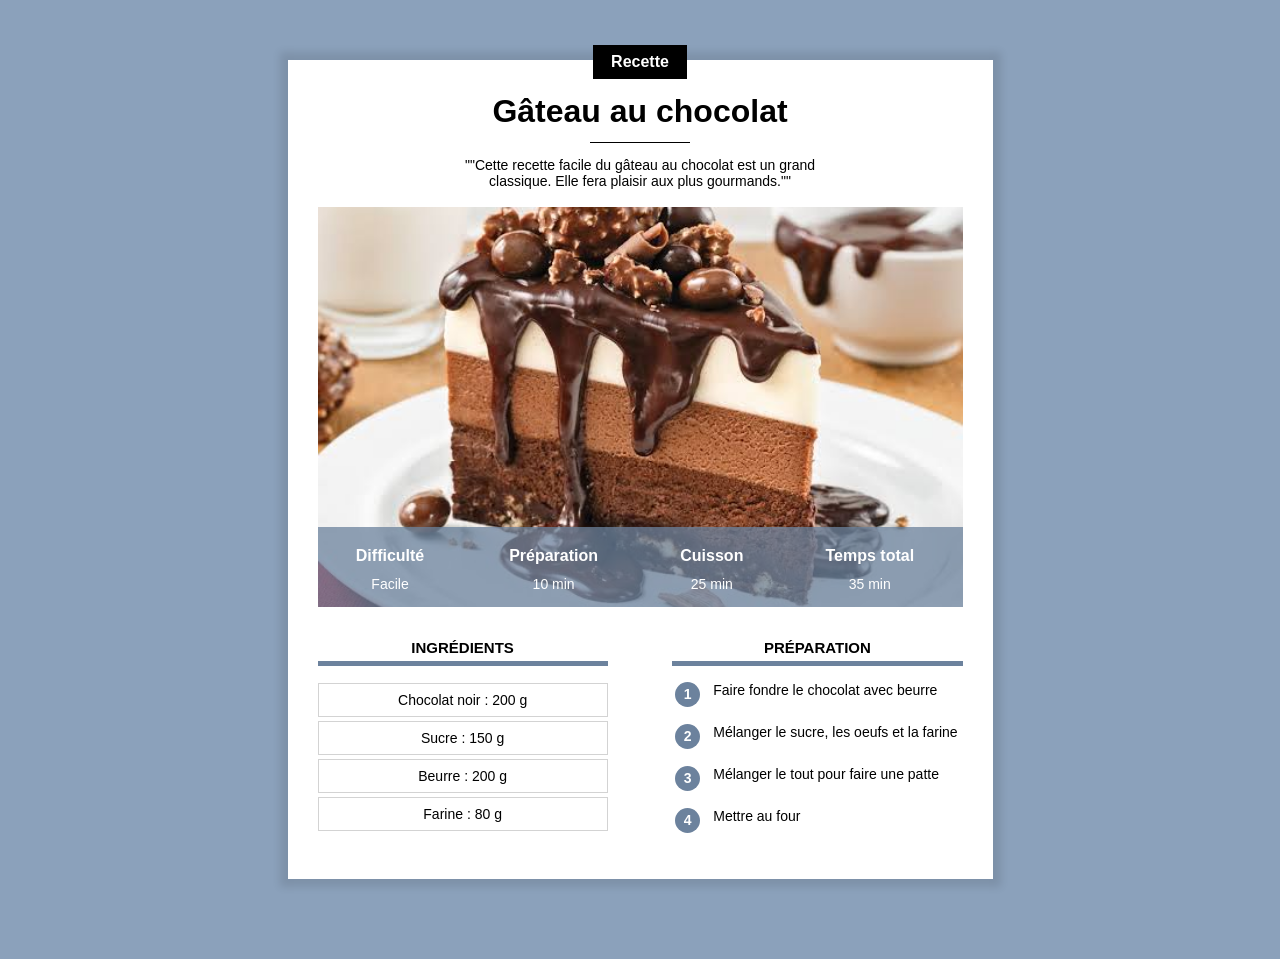
<file: index.html>
<!DOCTYPE html>
<html lang="fr">
    <head>
        <title> Gâteau au chocolat </title>
        <meta charset="UTF-8">
        <meta name="viewport" content="width=device-width, initial-scale=1.0">
        <link rel="stylesheet" href="recette.css"/>
    </head>
    <body>
        <div class="contenu">
    
            <div class="centrer categorie">
                <p class="categorie">Recette</p>
            </div>
            <h1>Gâteau au chocolat </h1> 
            <div class="separateur"></div>    
            <div class="centrer">
                <p class="description"> ""Cette recette facile du gâteau au chocolat est un grand classique. Elle fera plaisir aux plus gourmands.""</p>
            </div>

            <div class="info">
                <img class="centrer info" src="gateau.jpg">
                <table class="info" > 
                    <tr>
                        <th>Difficulté</th>
                        <th>Préparation</th>
                        <th>Cuisson</th>
                        <th>Temps total</th>
                    </tr>
                    <tr>
                        <td>Facile</td>
                        <td>10 min</td>
                        <td>25 min</td>
                        <td>35 min</td>
                    </tr>
                </table>
            </div>
            
            <div>
                <div class="colonne colonne1">
                    <h2> Ingrédients</h2>
                        <div class="forme">
                            <p>Chocolat noir : 200 g</p>
                            <p>Sucre : 150 g</p>
                            <p>Beurre : 200 g</p>
                            <p>Farine : 80 g</p>
                        </div>
                </div>
                
                <div class="colonne colonne2">
                    <h2> Préparation </h2>
                    <table class="preparation">
                        <tr>
                            <td><p class="numero">1</p></td>
                            <td class="preparation_etape">Faire fondre le chocolat avec beurre </td>
                        </tr>
                        <tr>
                            <td><p class="numero">2</p></td>
                            <td class="preparation_etape">Mélanger le sucre, les oeufs et la farine</td>
                        </tr>
                        <tr>
                            <td><p class="numero">3</p></td>
                            <td class="preparation_etape">Mélanger le tout pour faire une patte</td>
                        </tr>
                        <tr>
                            <td><p class="numero">4</p></td>
                            <td class="preparation_etape">Mettre au four</td>
                        </tr>
                    </table>
                </div>
            </div>
        </div>
    </body>
</html>




























<!-- <pre>
                Voici mon
            beau poeme pour toi

                c'est comme ça
        </pre> -->
</file>
<file: recette.css>
*{
    overflow: auto;
}

body{
    background-color: #8BA1BB;
    font-family: Arial;
    margin: 0;
}
           
div.contenu{
    background-color: white;
    margin : 40px 8px 40px 8px;
    padding : 0px 8px 20px 8px;
    box-shadow: 0px 0px 8px 8px rgba(0, 0, 0, 0.1);
    overflow: visible;
}

h1{
    text-align: center;
    margin-bottom: 12px;
    margin-top: 10px;
}
p.description{
    text-align: center;
    max-width: 400px ;
    display: inline-block;
    font-size: 14px;
}
/*Le div permet d'appliquer le centre sur toute la ligne*/
.centrer{
    text-align: center; 
    width: 100%; 
}

p.categorie{
    background-color: black; 
    color: white;
    display: inline-block;
    margin-top: -15px;
    padding: 8px 18px;
    margin-bottom:0px;
    font-weight: bold;
    font-size: 16px;
}

div.categorie{
    margin-bottom: 0px;
    margin-top: 0px;
    overflow: visible;
}
            
div.separateur{
    height: 1px;
    width: 100px;
    background-color: black;
    margin: 0 auto;
}

div.info{
    position: relative;
}

table.info{
    position: absolute; bottom: 0; width : 100%; 
    color: white; background-color: #6c829DC0; height: 50px;
}

table.info td{
text-align: center;
font-size: 12px;
vertical-align: top;
}

table.info th{
    font-size: 14px;
    vertical-align: bottom;
    padding-bottom: 8px;
}

img.info{
    display: block;
    max-height: 400px;
    object-fit: cover;
    min-height:200px ;
    background-color: lightgrey;
}

div.colonne{
    width: 100%;
    margin-top: 20px;
}

div.colonne h2{
    text-align: center;
    text-transform: uppercase;
    font-size: 15px;
    border-bottom :5px solid #6c829D ;
    padding-bottom: 5px;
}

div.colonne1{
    display: inline-block;
}

div.forme p{
    text-align: center;
    font-size: 14px;
    border: 1px solid lightgray;
    padding: 8px 0px;
    margin-top: 4px;
    margin-bottom: 0;
}

table.preparation p.numero{
    background-color: #6c829D;
    color: white;
    width: 25px;
    height: 25px;
    text-align: center;
    font-size: 14px;
    font-weight: bold;
    padding-top: 4px;
    box-sizing: border-box;
    border-radius: 50%;
    margin: 0;
}

table.preparation td{
    vertical-align: top;
}

table.preparation td.preparation_etape{
    font-size: 14px;
    padding-left: 10px;
    padding-bottom: 10px;
}

table.preparation tr{
    height:40px ;
}

/* Style pour ordinateur*/
@media only screen and (min-width: 768px){
    div.contenu {
        margin : 60px 10% 80px 10%;
        padding : 0px 30px 30px 30px;
        min-width: 350px;
    }

    table.info{
        height: 80px;
    }

    table.info td{
        font-size: 14px;
    }

    table.info th{
        font-size: 16px;
    }
    div.colonne{
        width: 45%;
    }

    div.colonne1{
        margin-right: 10%; 
    }

    div.colonne2{
        float: right;
    }
}

@media only screen and (min-width: 900px){
    div.contenu {
        margin-left: auto; 
        margin-right: auto;
        width: 645px;
    }

}
</file>
